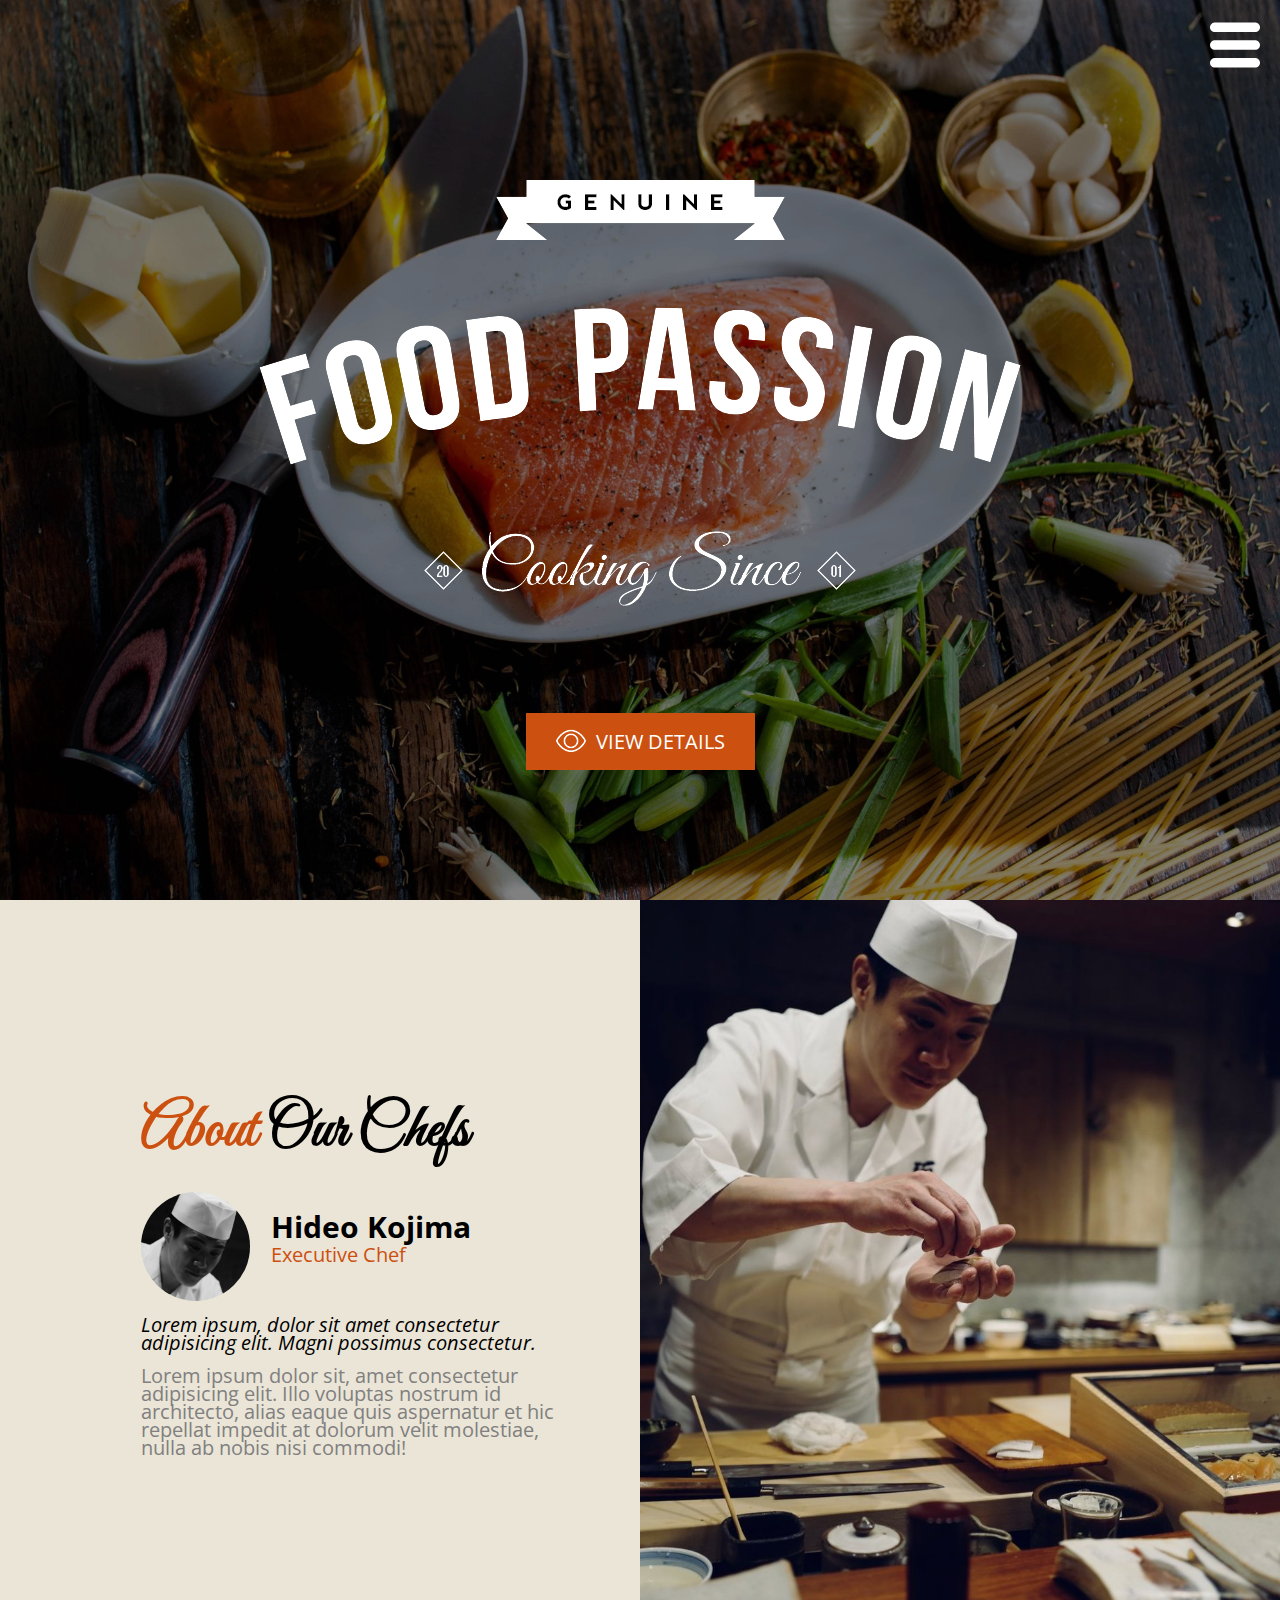
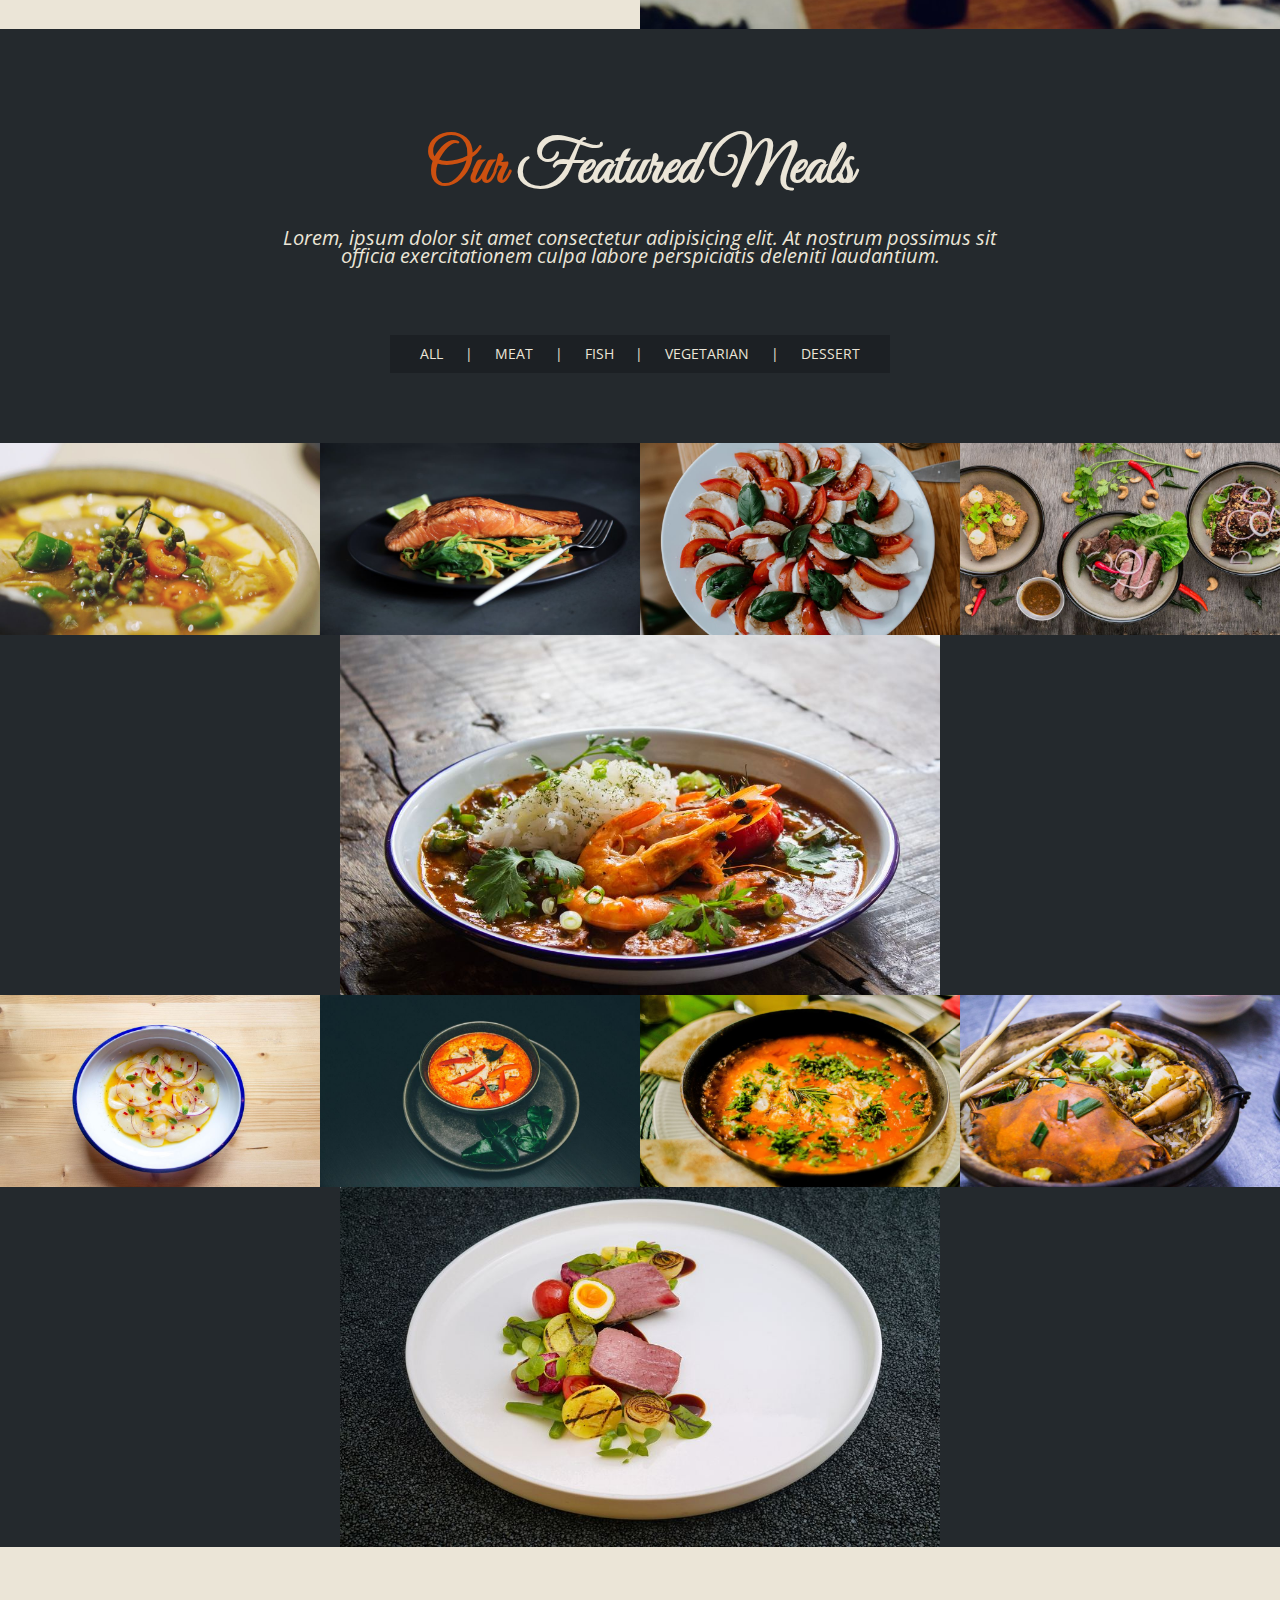
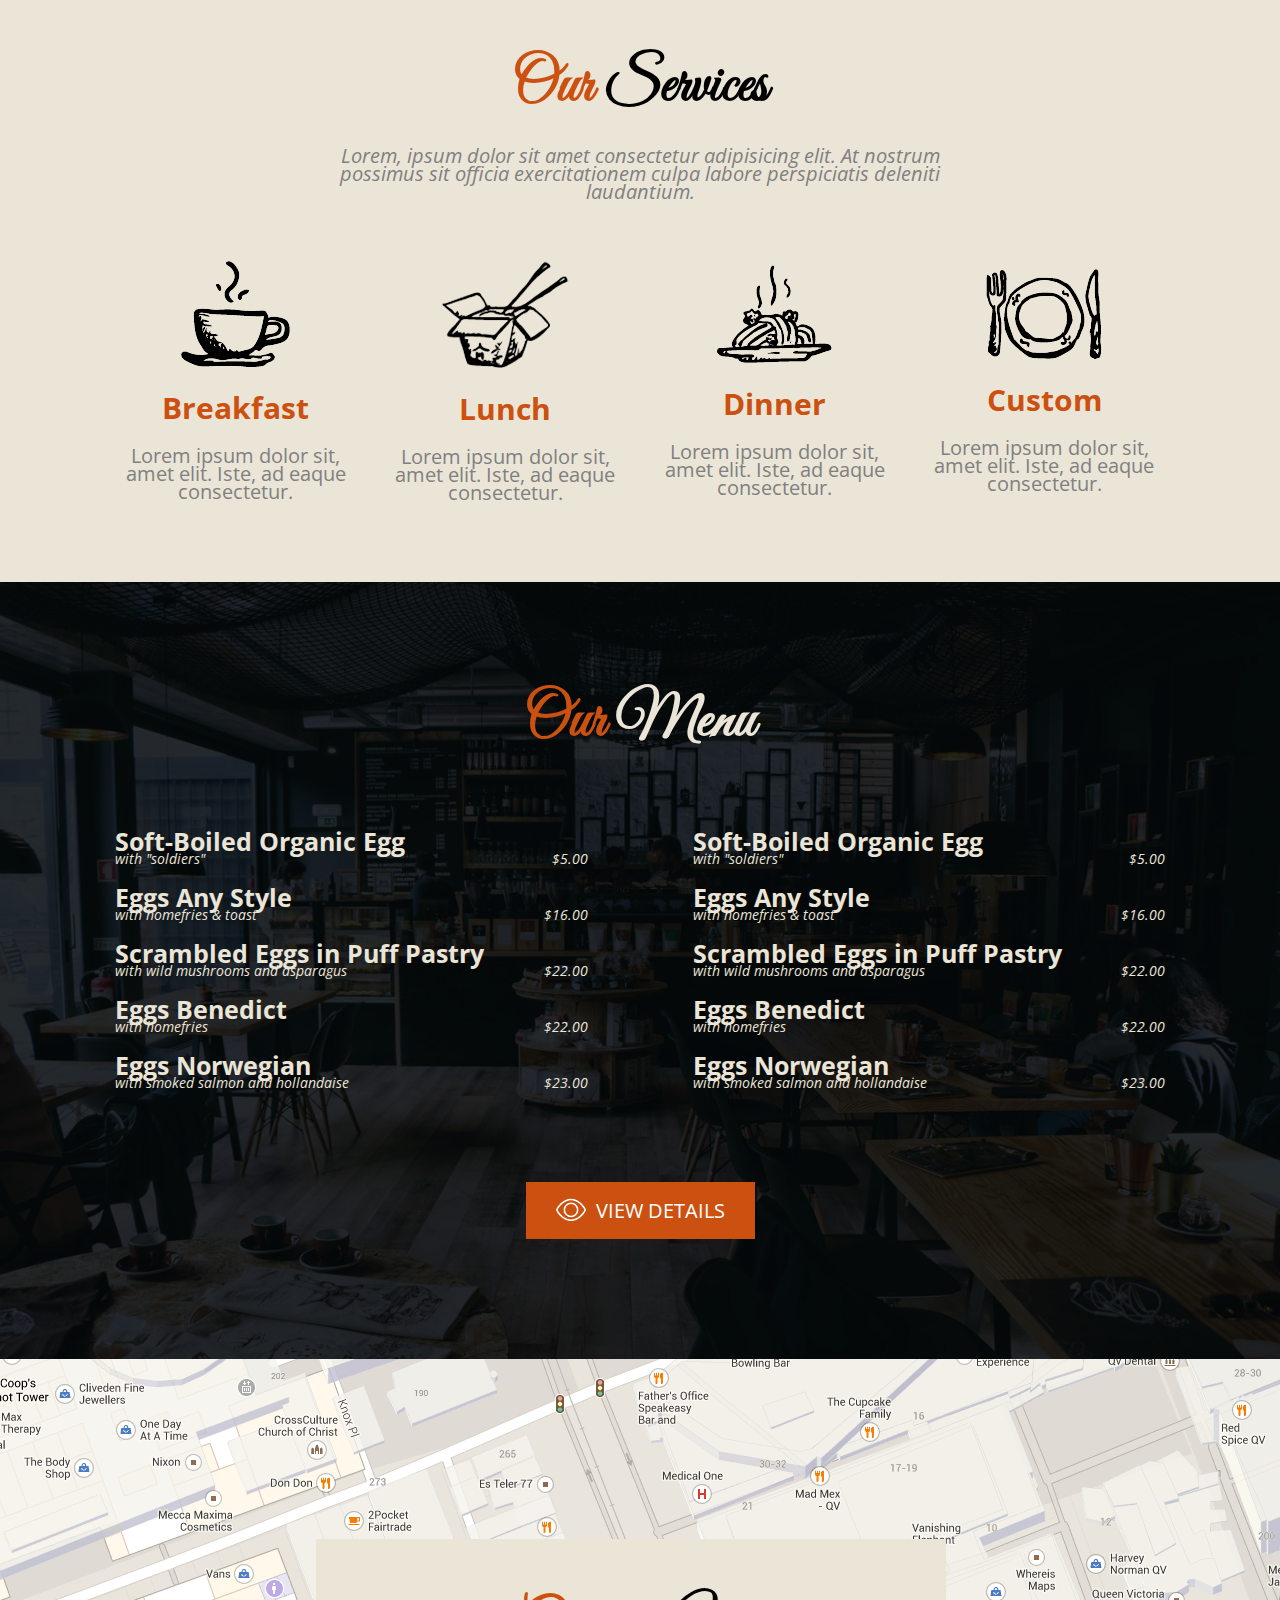
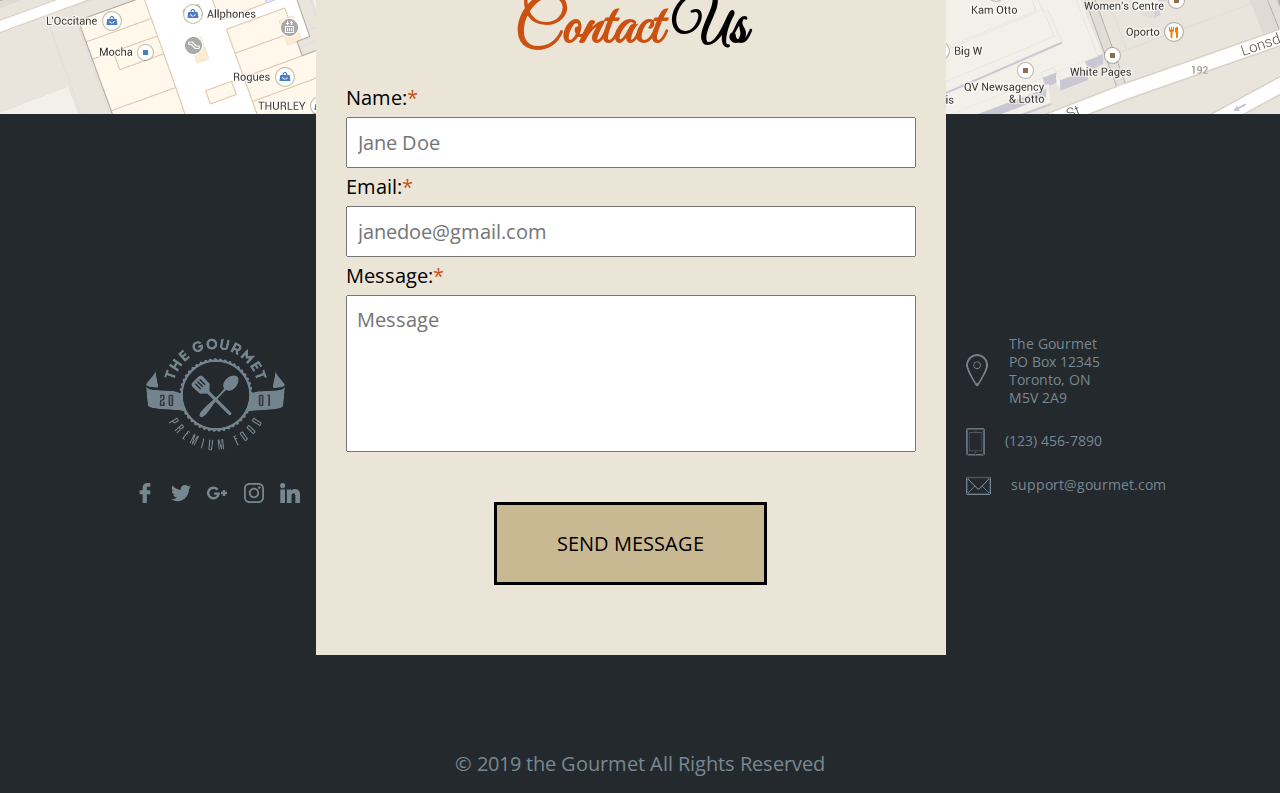
<file: index.html>
<!DOCTYPE html>
<html lang="en">
	<head>
		<meta charset="UTF-8" />
		<meta name="viewport" content="width=device-width, initial-scale=1.0" />
		<meta http-equiv="X-UA-Compatible" content="ie=edge" />
		<title>Food Passion Restaurant</title>
		<link href="https://fonts.googleapis.com/css?family=Great+Vibes|Open+Sans&display=swap" rel="stylesheet" />
		<link rel="stylesheet" href="./styles/style.css" />
	</head>
	<div class="outerWrapper">
		<body>
			<header>
				<nav>
					<!-- Hamburger menu that toggles on when screen is below 100px -->
					<label for="nav__hamburger">
						<img
							class=""
							src="./assets/menu-button-of-three-horizontal-lines.svg"
							alt="Hamburger menu icon"
						/>
					</label>
					<input type="checkbox" class="nav__hamburger" id="nav__hamburger" name="nav__hamburger" />

					<div class="nav__bar flex-container-column">
						<div>
							<img src="./assets/logo.png" alt="The Gourmet Logo" />
						</div>
						<ul class="flex-container-column">
							<li>
								<a href="#">
									<img
										class="svgIcon"
										src="./assets/right-thin-chevron.svg"
										alt="Chevron pointing to section name"
									/>
									Home</a
								>
							</li>
							<li>
								<a href="#about">
									<img
										class="svgIcon"
										src="./assets/right-thin-chevron.svg"
										alt="Chevron pointing to section name"
									/>
									About</a
								>
							</li>
							<li>
								<a href="#featured">
									<img
										class="svgIcon"
										src="./assets/right-thin-chevron.svg"
										alt="Chevron pointing to section name"
									/>
									Featured</a
								>
							</li>
							<li>
								<a href="#services">
									<img
										class="svgIcon"
										src="./assets/right-thin-chevron.svg"
										alt="Chevron pointing to section name"
									/>
									Services</a
								>
							</li>
							<li>
								<a href="#menu">
									<img
										class="svgIcon"
										src="./assets/right-thin-chevron.svg"
										alt="Chevron pointing to section name"
									/>
									Menu</a
								>
							</li>
							<li>
								<a href="#contact">
									<img
										class="svgIcon"
										src="./assets/right-thin-chevron.svg"
										alt="Chevron pointing to section name"
									/>
									Contact</a
								>
							</li>
						</ul>
						<div class="flex-container-row">
							<a href="http://www.facebook.com">
								<img class="svgIcon logoIcon" src="./assets/facebook-logo.svg" alt="Facebook logo icon"
							/></a>
							<a href="http://www.twitter.com">
								<img class="svgIcon logoIcon" src="./assets/twitter.svg" alt="Twitter logo icon"
							/></a>
							<a href="http://www.google.com">
								<img class="svgIcon logoIcon" src="./assets/google-plus.svg" alt="Google plus logo icon"
							/></a>
						</div>
						<p>© 2019 The Gourmet</p>
					</div>
				</nav>

				<!-- Main Header Content -- Design files came with images for header text *shrug* -->
				<div class="header__content flex-container-column">
					<div>
						<img src="./assets/genuine.png" alt="Genuine" />
					</div>
					<div>
						<img src="./assets/foodpassion.png" alt="Food Passion" />
					</div>
					<div>
						<img src="./assets/cookingsince.png" alt="Cooking Since 2001" />
					</div>
					<button>
						<a href="#about" class="flex-container-row">
							<img src="./assets/eye.png" alt="eye" />
							<p>View Details</p>
						</a>
					</button>
				</div>
			</header>

			<section id="about" class="about">
				<div class="flex-container-row">
					<div class="about__content">
						<h2><span class="orangeText">About</span> Our Chefs</h2>
						<div class="flex-container-row">
							<div class="chefPic">
								<img class="headshot" src="./assets/chefZoom.jpg" alt="Headshot of chef Hideo Kojima" />
							</div>
							<div class="chefTxt">
								<h3>Hideo Kojima</h3>
								<p class="orangeText">Executive Chef</p>
							</div>
						</div>
						<p class="italic">
							Lorem ipsum, dolor sit amet consectetur adipisicing elit. Magni possimus consectetur.
						</p>
						<p>
							Lorem ipsum dolor sit, amet consectetur adipisicing elit. Illo voluptas nostrum id
							architecto, alias eaque quis aspernatur et hic repellat impedit at dolorum velit molestiae,
							nulla ab nobis nisi commodi!
						</p>
					</div>
					<div class="about__rightImg">
						<img src="./assets/rsz_chefpic.jpg" alt="Chef Hideo Kojima making a tasty meal." />
					</div>
				</div>
			</section>

			<section id="featured" class="featured">
				<div class="featured__content">
					<h2><span class="orangeText">Our</span> Featured Meals</h2>
					<p class="sectionDescription">
						Lorem, ipsum dolor sit amet consectetur adipisicing elit. At nostrum possimus sit officia
						exercitationem culpa labore perspiciatis deleniti laudantium.
					</p>
					<nav>
						<ul class="flex-container-row">
							<li><a href="">All</a></li>
							<li class="menuSeparator">|</li>
							<li><a href="">Meat</a></li>
							<li class="menuSeparator">|</li>
							<li><a href="">Fish</a></li>
							<li class="menuSeparator">|</li>
							<li><a href="">Vegetarian</a></li>
							<li class="menuSeparator">|</li>
							<li><a href="">Dessert</a></li>
						</ul>
					</nav>
				</div>

				<div class="featured__gallery">
					<div class="featured__gallery-galleryItem">
						<img src="./assets/gallery1.jpg" alt="Fish Soup with a tomato and pea garnish" />
						<div class="featured__gallery-galleryItemDescription">
							<h4>Fish Soup</h4>
							<p>Check out this tasty meal</p>
						</div>
					</div>
					<div class="featured__gallery-galleryItem">
						<img src="./assets/gallery2.jpg" alt="Salmon fillet on a bed of vegetables" />
						<div class="featured__gallery-galleryItemDescription">
							<h4>Salmon on Veggies</h4>
							<p>Check out this tasty meal</p>
						</div>
					</div>
					<div class="featured__gallery-galleryItem">
						<img src="./assets/gallery3.jpg" alt="Caprese Salad" />
						<div class="featured__gallery-galleryItemDescription">
							<h4>Caprese Salad</h4>
							<p>Check out this tasty meal</p>
						</div>
					</div>
					<div class="featured__gallery-galleryItem">
						<img src="./assets/gallery4.jpg" alt="Wagyu Beef" />
						<div class="featured__gallery-galleryItemDescription">
							<h4>Wagyu Beef</h4>
							<p>Check out this tasty meal</p>
						</div>
					</div>
					<div class="featured__gallery-galleryItem">
						<img src="./assets/gallery5.jpg" alt="Shrimp soup with a pile of rice" />
						<div class="featured__gallery-galleryItemDescription">
							<h4>Shrimp Scampi</h4>
							<p>Check out this tasty meal</p>
						</div>
					</div>
				</div>
				<div class="featured__gallery">
					<div class="featured__gallery-galleryItem">
						<img src="./assets/gallery6.jpg" alt="Bowl of pork dumplings" />
						<div class="featured__gallery-galleryItemDescription">
							<h4>Pork Dumplings</h4>
							<p>Check out this tasty meal</p>
						</div>
					</div>
					<div class="featured__gallery-galleryItem">
						<img src="./assets/gallery7.jpg" alt="A red soup with hot peppers" />
						<div class="featured__gallery-galleryItemDescription">
							<h4>Hot Pepper Curry</h4>
							<p>Check out this tasty meal</p>
						</div>
					</div>
					<div class="featured__gallery-galleryItem">
						<img src="./assets/gallery8.jpg" alt="A lentil soup with an herb garnish" />
						<div class="featured__gallery-galleryItemDescription">
							<h4>Spicy Lentils</h4>
							<p>Check out this tasty meal</p>
						</div>
					</div>
					<div class="featured__gallery-galleryItem">
						<img src="./assets/gallery9.jpg" alt="A soup with a full crab in it" />
						<div class="featured__gallery-galleryItemDescription">
							<h4>Crab Soup</h4>
							<p>Check out this tasty meal</p>
						</div>
					</div>
					<div class="featured__gallery-galleryItem">
						<img src="./assets/gallery10.jpg" alt="A plate of rannged vegetables with meat and an egg" />
						<div class="featured__gallery-galleryItemDescription">
							<h4>Chef Special</h4>
							<p>Check out this tasty meal</p>
						</div>
					</div>
				</div>
			</section>

			<section id="services" class="services">
				<div class="wrapper">
					<h2><span class="orangeText">Our</span> Services</h2>
					<p class="sectionDescription">
						Lorem, ipsum dolor sit amet consectetur adipisicing elit. At nostrum possimus sit officia
						exercitationem culpa labore perspiciatis deleniti laudantium.
					</p>

					<div class="flex-container-row">
						<div class="services__item">
							<img src="./assets/coffee.png" alt="Coffee Cup Icon" />
							<h3 class="orangeText">Breakfast</h3>
							<p>Lorem ipsum dolor sit, amet elit. Iste, ad eaque consectetur.</p>
						</div>
						<div class="services__item">
							<img src="./assets/chinesefood.png" alt="Chinese food take-out box" />
							<h3 class="orangeText">Lunch</h3>
							<p>Lorem ipsum dolor sit, amet elit. Iste, ad eaque consectetur.</p>
						</div>
						<div class="services__item">
							<img src="./assets/pasta.png" alt="A plate of steaming pasta" />
							<h3 class="orangeText">Dinner</h3>
							<p>Lorem ipsum dolor sit, amet elit. Iste, ad eaque consectetur.</p>
						</div>
						<div class="services__item">
							<img src="./assets/plate.png" alt="An empty plate with fork and knife" />
							<h3 class="orangeText">Custom</h3>
							<p>Lorem ipsum dolor sit, amet elit. Iste, ad eaque consectetur.</p>
						</div>
					</div>
				</div>
			</section>

			<section id="menu" class="menu">
				<div class="wrapper">
					<h2><span class="orangeText">Our</span> Menu</h2>
					<div class="flex-container-row menu__gallery">
						<div class="flex-container-column">
							<div class="menu__gallery-item">
								<h4>Soft-Boiled Organic Egg</h4>
								<div class="flex-container-row">
									<p>with "soldiers"</p>
									<p>$5.00</p>
								</div>
							</div>
							<div class="menu__gallery-item">
								<h4>Eggs Any Style</h4>
								<div class="flex-container-row">
									<p>with homefries & toast</p>
									<p>$16.00</p>
								</div>
							</div>
							<div class="menu__gallery-item">
								<h4>Scrambled Eggs in Puff Pastry</h4>
								<div class="flex-container-row">
									<p>with wild mushrooms and asparagus</p>
									<p>$22.00</p>
								</div>
							</div>
							<div class="menu__gallery-item">
								<h4>Eggs Benedict</h4>
								<div class="flex-container-row">
									<p>with homefries</p>
									<p>$22.00</p>
								</div>
							</div>
							<div class="menu__gallery-item">
								<h4>Eggs Norwegian</h4>
								<div class="flex-container-row">
									<p>with smoked salmon and hollandaise</p>
									<p>$23.00</p>
								</div>
							</div>
						</div>
						<div class="flex-container-column">
							<div class="menu__gallery-item">
								<h4>Soft-Boiled Organic Egg</h4>
								<div class="flex-container-row">
									<p>with "soldiers"</p>
									<p>$5.00</p>
								</div>
							</div>
							<div class="menu__gallery-item">
								<h4>Eggs Any Style</h4>
								<div class="flex-container-row">
									<p>with homefries & toast</p>
									<p>$16.00</p>
								</div>
							</div>
							<div class="menu__gallery-item">
								<h4>Scrambled Eggs in Puff Pastry</h4>
								<div class="flex-container-row">
									<p>with wild mushrooms and asparagus</p>
									<p>$22.00</p>
								</div>
							</div>
							<div class="menu__gallery-item">
								<h4>Eggs Benedict</h4>
								<div class="flex-container-row">
									<p>with homefries</p>
									<p>$22.00</p>
								</div>
							</div>
							<div class="menu__gallery-item">
								<h4>Eggs Norwegian</h4>
								<div class="flex-container-row">
									<p>with smoked salmon and hollandaise</p>
									<p>$23.00</p>
								</div>
							</div>
						</div>
					</div>

					<a href="#">
						<button class="flex-container-row">
							<img src="./assets/eye.png" alt="eye" />
							<p>
								View Details
							</p>
						</button>
					</a>
				</div>
			</section>

			<section id="contact" class="contact">
				<div class="wrapper">
					<div class="flex-container-row contact__container">
						<div class="contact__sideBar">
							<img src="./assets/logo2.png" alt="The Gourmet Logo" />
							<div class="flex-container-row contact__sideBar-icons">
								<a href="http://www.facebook.com">
									<img
										class="svgIcon logoIcon"
										src="./assets/facebook-logo.svg"
										alt="Facebook logo icon"
								/></a>
								<a href="http://www.twitter.com">
									<img class="svgIcon logoIcon" src="./assets/twitter.svg" alt="Twitter logo icon"
								/></a>
								<a href="http://www.google.com">
									<img
										class="svgIcon logoIcon"
										src="./assets/google-plus.svg"
										alt="Google plus logo icon"
								/></a>
								<a href="http://www.instagram.com">
									<img
										class="svgIcon logoIcon"
										src="./assets/instagram-logo.svg"
										alt="Instagram logo icon"
								/></a>
								<a href="http://www.linkedin.com">
									<img class="svgIcon logoIcon" src="./assets/linkedin.svg" alt="Linkedin logo icon"
								/></a>
							</div>
						</div>
						<form action="" class="flex-container-column">
							<h2><span class="orangeText">Contact</span> Us</h2>

							<label for="name">Name:<span class="orangeText">*</span></label>
							<input
								class="contact__input"
								type="text"
								id="name"
								name="contactFormName"
								placeholder="Jane Doe"
								required
							/>

							<label for="email">Email:<span class="orangeText">*</span></label>
							<input
								class="contact__input"
								type="email"
								id="email"
								name="contactFormEmail"
								placeholder="janedoe@gmail.com"
								required
							/>

							<label for="message">Message:<span class="orangeText">*</span></label>
							<textarea
								class="contact__input"
								name="contactFormMessage"
								id="message"
								placeholder="Message"
								rows="5"
								required
							></textarea>

							<button>Send Message</button>
						</form>
						<div class="contact__sideBar contact__infoContainer">
							<div class="contact__info">
								<img class="contact__info-item" src="./assets/locationicon.png" alt="Address" />
								<div class="contact__info-item">
									<p>The Gourmet</p>
									<p>PO Box 12345</p>
									<p>Toronto, ON</p>
									<p>M5V 2A9</p>
								</div>
							</div>
							<div class="contact__info">
								<img class="contact__info-item" src="./assets/mobile.png" alt="Phone Number" />
								<p class="contact__info-item">(123) 456-7890</p>
							</div>
							<div class="contact__info">
								<img class="contact__info-item" src="./assets/mail.png" alt="Email" />
								<p class="contact__info-item">support@gourmet.com</p>
							</div>
						</div>
					</div>
				</div>
			</section>

			<footer>
				<p>© 2019 the Gourmet All Rights Reserved</p>
			</footer>
		</body>
	</div>
</html>
</file>
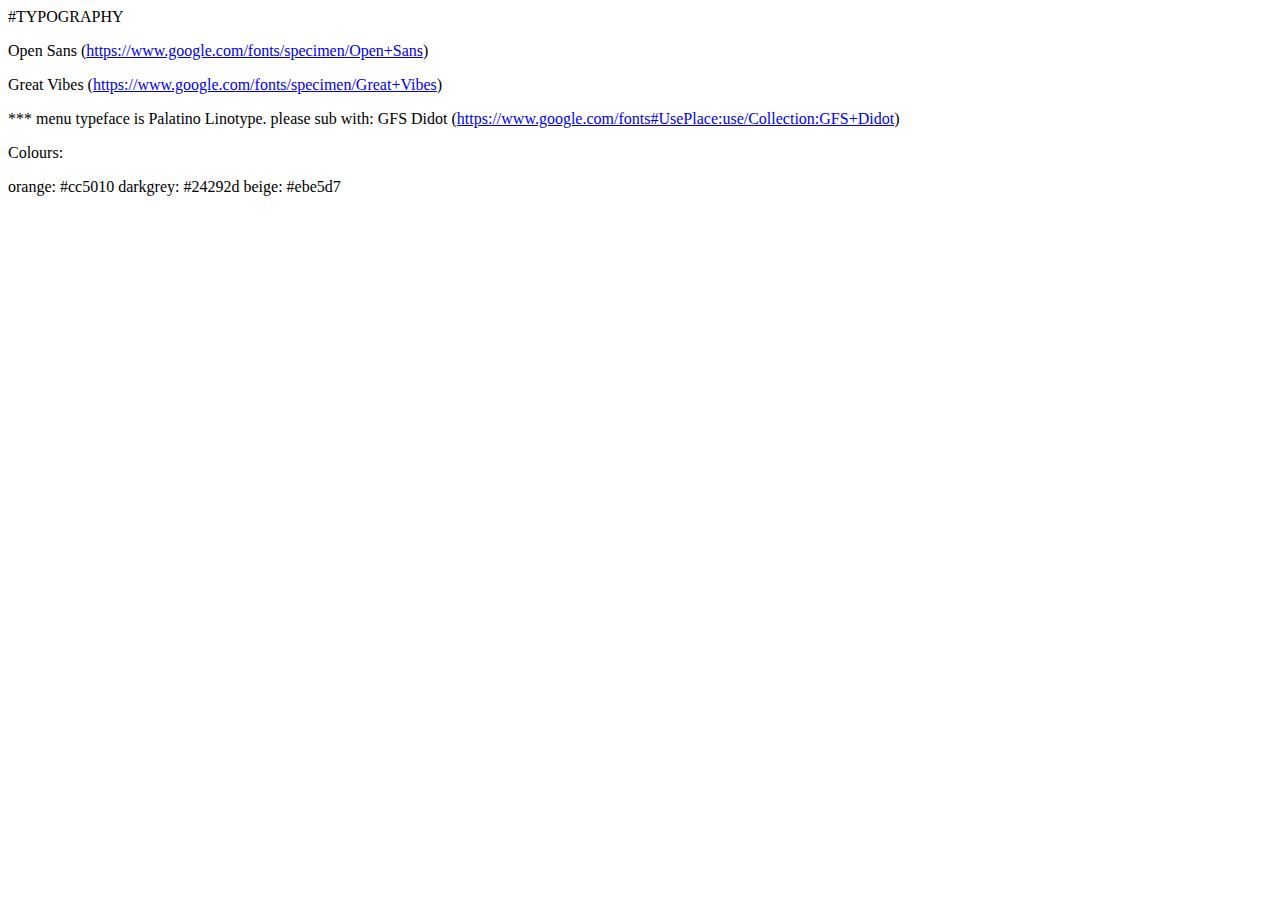
<file: helper.html>
<html>
      <head>
        <meta charset="UTF-8">
        <title>helper.md</title>
      </head>
      <body>
        <p>#TYPOGRAPHY</p>
<p>Open Sans (<a href="https://www.google.com/fonts/specimen/Open+Sans">https://www.google.com/fonts/specimen/Open+Sans</a>)</p>
<p>Great Vibes (<a href="https://www.google.com/fonts/specimen/Great+Vibes">https://www.google.com/fonts/specimen/Great+Vibes</a>)</p>
<p>*** menu typeface is Palatino Linotype. please sub with:
GFS Didot (<a href="https://www.google.com/fonts#UsePlace:use/Collection:GFS+Didot">https://www.google.com/fonts#UsePlace:use/Collection:GFS+Didot</a>)</p>
<p>Colours: </p>
<p>orange: #cc5010
darkgrey: #24292d
beige: #ebe5d7</p>

      </body>
    </html>
</file>
<file: styles/style.css>
article, aside, details, figcaption, figure, footer, header, hgroup, nav, section, summary {
  display: block;
}

audio, canvas, video {
  display: inline-block;
}

audio:not([controls]) {
  display: none;
  height: 0;
}

[hidden] {
  display: none;
}

html {
  font-family: sans-serif;
  -webkit-text-size-adjust: 100%;
  -ms-text-size-adjust: 100%;
}

a:focus {
  outline: thin dotted;
}

a:active, a:hover {
  outline: 0;
}

h1 {
  font-size: 2em;
}

abbr[title] {
  border-bottom: 1px dotted;
}

b, strong {
  font-weight: 700;
}

dfn {
  font-style: italic;
}

mark {
  background: #ff0;
  color: #000;
}

code, kbd, pre, samp {
  font-family: monospace, serif;
  font-size: 1em;
}

pre {
  white-space: pre-wrap;
  word-wrap: break-word;
}

q {
  quotes: \201C \201D \2018 \2019;
}

small {
  font-size: 80%;
}

sub, sup {
  font-size: 75%;
  line-height: 0;
  position: relative;
  vertical-align: baseline;
}

sup {
  top: -.5em;
}

sub {
  bottom: -.25em;
}

img {
  border: 0;
}

svg:not(:root) {
  overflow: hidden;
}

fieldset {
  border: 1px solid silver;
  margin: 0 2px;
  padding: .35em .625em .75em;
}

button, input, select, textarea {
  font-family: inherit;
  font-size: 100%;
  margin: 0;
}

button, input {
  line-height: normal;
}

button, html input[type=button], input[type=reset], input[type=submit] {
  -webkit-appearance: button;
  cursor: pointer;
}

button[disabled], input[disabled] {
  cursor: default;
}

input[type=checkbox], input[type=radio] {
  -webkit-box-sizing: border-box;
          box-sizing: border-box;
  padding: 0;
}

input[type=search] {
  -webkit-appearance: textfield;
  -webkit-box-sizing: content-box;
  box-sizing: content-box;
}

input[type=search]::-webkit-search-cancel-button, input[type=search]::-webkit-search-decoration {
  -webkit-appearance: none;
}

textarea {
  overflow: auto;
  vertical-align: top;
}

table {
  border-collapse: collapse;
  border-spacing: 0;
}

body, figure {
  margin: 0;
}

legend, button::-moz-focus-inner, input::-moz-focus-inner {
  border: 0;
  padding: 0;
}

.clearfix:after {
  visibility: hidden;
  display: block;
  font-size: 0;
  content: '';
  clear: both;
  height: 0;
}

* {
  -webkit-box-sizing: border-box;
  box-sizing: border-box;
}

.visuallyHidden:not(:focus):not(:active) {
  position: absolute;
  width: 1px;
  height: 1px;
  margin: -1px;
  border: 0;
  padding: 0;
  white-space: nowrap;
  -webkit-clip-path: inset(100%);
          clip-path: inset(100%);
  clip: rect(0 0 0);
  overflow: hidden;
}

h1,
h2,
h3,
h4,
p,
a,
ul,
li,
nav {
  margin: 0;
  padding: 0;
  text-decoration: none;
  list-style: none;
}

html {
  font-size: 62.5%;
  line-height: 1.8rem;
  scroll-behavior: smooth;
}

.outerWrapper {
  max-width: 1800px;
  margin: 0 auto;
}

.wrapper {
  max-width: 1080px;
  padding: 0px 15px;
  margin: 0 auto;
}

img {
  max-width: 100%;
}

body {
  font-family: "Open Sans", sans-serif;
  font-size: 2rem;
}

h2 {
  font-family: "Great Vibes", cursive;
  font-size: 6rem;
  line-height: 6rem;
  padding: 3rem 0px;
}

h3 {
  font-size: 3rem;
}

h4 {
  font-size: 2.5rem;
}

p {
  color: grey;
}

.contact__info,
.featured ul,
.menu__gallery-item p {
  font-size: 1.4rem;
}

.svgIcon {
  -webkit-filter: invert(54%) sepia(13%) saturate(391%) hue-rotate(158deg) brightness(94%) contrast(91%);
          filter: invert(54%) sepia(13%) saturate(391%) hue-rotate(158deg) brightness(94%) contrast(91%);
  width: 15px;
}

.logoIcon {
  width: 20px;
  margin: 0px 10px;
}

.orangeText {
  color: #cc5010;
}

.flex-container-row {
  display: -webkit-box;
  display: -ms-flexbox;
  display: flex;
  -webkit-box-orient: horizontal;
  -webkit-box-direction: normal;
      -ms-flex-direction: row;
          flex-direction: row;
  -webkit-box-pack: justify;
      -ms-flex-pack: justify;
          justify-content: space-between;
  -webkit-box-align: center;
      -ms-flex-align: center;
          align-items: center;
}

.flex-container-column {
  display: -webkit-box;
  display: -ms-flexbox;
  display: flex;
  -webkit-box-orient: vertical;
  -webkit-box-direction: normal;
      -ms-flex-direction: column;
          flex-direction: column;
  -webkit-box-pack: justify;
      -ms-flex-pack: justify;
          justify-content: space-between;
  -webkit-box-align: center;
      -ms-flex-align: center;
          align-items: center;
}

.sectionDescription {
  max-width: 60%;
  margin: 0 auto;
  font-style: italic;
}

button {
  background-color: #cc5010;
  border: none;
  text-transform: uppercase;
  padding: 15px 30px;
  margin: 40px auto;
  -webkit-transition: 0.3s all;
  transition: 0.3s all;
}

button p {
  padding-left: 10px;
  color: white;
}

button:hover {
  background-color: #9d3d0c;
}

a:hover {
  color: #cc5010;
  -webkit-transition: 0.3s all;
  transition: 0.3s all;
}

a:hover .svgIcon {
  -webkit-filter: invert(34%) sepia(78%) saturate(5131%) hue-rotate(19deg) brightness(100%) contrast(87%);
          filter: invert(34%) sepia(78%) saturate(5131%) hue-rotate(19deg) brightness(100%) contrast(87%);
}

.featured,
.services,
.menu,
.contact {
  text-align: center;
  padding: 80px 0px;
}

@media (max-width: 1000px) {
  .sectionDescription {
    max-width: 80%;
  }
}

@media (max-width: 800px) {
  .sectionDescription {
    max-width: 100%;
  }
}

header {
  background-image: url(../assets/headerImage.jpg);
  background-color: grey;
  background-blend-mode: multiply;
  background-repeat: no-repeat;
  background-position: 50% 30%;
  background-size: cover;
  height: 100vh;
  padding: 0px 15px;
  position: relative;
}

header nav {
  height: 100vh;
  position: fixed;
  top: 0;
  left: 0;
  z-index: 999;
}

header nav input[type='checkbox'] {
  display: none;
}

header nav label[for='nav__hamburger'] {
  width: 50px;
  position: fixed;
  top: 20px;
  right: -200px;
  -webkit-filter: invert(100%) sepia(96%) saturate(17%) hue-rotate(278deg) brightness(103%) contrast(107%);
          filter: invert(100%) sepia(96%) saturate(17%) hue-rotate(278deg) brightness(103%) contrast(107%);
  -webkit-transition: all 0.2s;
  transition: all 0.2s;
}

header nav label[for='nav__hamburger']:hover {
  cursor: pointer;
  -webkit-filter: invert(34%) sepia(78%) saturate(5131%) hue-rotate(19deg) brightness(100%) contrast(87%);
          filter: invert(34%) sepia(78%) saturate(5131%) hue-rotate(19deg) brightness(100%) contrast(87%);
}

header nav .nav__bar {
  background: rgba(0, 0, 0, 0.8);
  max-width: 10%;
  min-width: 120px;
  height: 100%;
  padding: 40px 10px;
  position: fixed;
  -webkit-transition: all 0.5s;
  transition: all 0.5s;
}

header nav .nav__bar .flex-container-column {
  -webkit-box-align: start;
      -ms-flex-align: start;
          align-items: flex-start;
}

header nav .nav__bar ul {
  height: 250px;
}

header nav .nav__bar a,
header nav .nav__bar p {
  color: #778892;
  text-align: center;
}

header nav .nav__bar a:hover {
  color: white;
}

header .header__content {
  height: 90%;
  padding-top: 20vh;
}

@media (max-width: 1300px) {
  header .nav__bar {
    left: -500px;
  }
  header input[type='checkbox']:checked + .nav__bar {
    max-width: 100%;
    left: 0;
  }
  header nav label[for='nav__hamburger'] {
    right: 20px;
  }
}

.about {
  background-color: #ebe5d7;
}

.about img {
  display: block;
}

.about__rightImg, .about__content {
  -webkit-box-flex: 1;
      -ms-flex: 1 0 50%;
          flex: 1 0 50%;
}

.about__content {
  padding: 50px 5% 50px 11%;
}

.about__content .orangeText {
  padding: 10px 0px;
}

.about__content .chefPic {
  -webkit-box-flex: 1;
      -ms-flex: 1 0 auto;
          flex: 1 0 auto;
  max-width: 25%;
  -webkit-filter: grayscale(1);
          filter: grayscale(1);
}

.about__content .headshot {
  border-radius: 100%;
}

.about__content .chefTxt {
  -webkit-box-flex: 1;
      -ms-flex: 1 0 auto;
          flex: 1 0 auto;
  max-width: 70%;
}

.about__content .italic {
  font-style: italic;
  padding: 15px 0px;
  color: black;
}

@media (max-width: 1100px) {
  .about__rightImg {
    display: none;
  }
}

@media (max-width: 600px) {
  .about__content {
    padding: 50px 15px;
  }
}

.featured {
  background: #24292d;
  padding-bottom: 0;
}

.featured__content {
  padding: 0px 15px;
}

.featured img {
  display: block;
  margin: 0 auto;
}

.featured h2,
.featured p,
.featured a,
.featured li {
  color: #ebe5d7;
}

.featured a:hover {
  color: #cc5010;
}

.featured ul {
  background: rgba(0, 0, 0, 0.2);
  text-transform: uppercase;
  max-width: 40%;
  margin: 70px auto;
  padding: 10px 30px;
}

.featured__gallery {
  display: -webkit-box;
  display: -ms-flexbox;
  display: flex;
  -webkit-box-orient: horizontal;
  -webkit-box-direction: normal;
      -ms-flex-direction: row;
          flex-direction: row;
  -webkit-box-pack: justify;
      -ms-flex-pack: justify;
          justify-content: space-between;
  -webkit-box-align: center;
      -ms-flex-align: center;
          align-items: center;
  -webkit-box-pack: center;
      -ms-flex-pack: center;
          justify-content: center;
  -ms-flex-wrap: wrap;
      flex-wrap: wrap;
}

.featured__gallery h4 {
  color: white;
}

.featured__gallery p {
  color: #cc5010;
}

.featured__gallery-galleryItem {
  -webkit-box-flex: 1;
      -ms-flex: 1 0 275px;
          flex: 1 0 275px;
  max-width: 600px;
  position: relative;
}

.featured__gallery-galleryItem:hover .featured__gallery-galleryItemDescription {
  display: block;
}

.featured__gallery-galleryItemDescription {
  background: rgba(0, 0, 0, 0.7);
  width: 100%;
  height: 100%;
  padding: 20% 0px;
  position: absolute;
  top: 0;
  right: 0;
  display: none;
}

@media (max-width: 1000px) {
  .featured nav ul {
    max-width: 60%;
  }
}

@media (max-width: 800px) {
  .featured nav ul {
    max-width: 80%;
  }
}

@media (max-width: 600px) {
  .featured nav ul {
    max-width: 95%;
  }
}

.services {
  background: #ebe5d7;
}

.services .flex-container-row {
  padding-top: 60px;
}

.services__item {
  max-width: 23%;
}

.services__item h3 {
  padding: 30px 0px;
}

@media (max-width: 1000px) {
  .services .flex-container-row {
    -ms-flex-wrap: wrap;
        flex-wrap: wrap;
  }
  .services__item {
    max-width: 44%;
  }
}

@media (max-width: 800px) {
  .services .flex-container-row {
    -webkit-box-orient: vertical;
    -webkit-box-direction: normal;
        -ms-flex-direction: column;
            flex-direction: column;
  }
  .services__item {
    max-width: 100%;
    padding: 20px 0px;
  }
}

.menu {
  background: url(../assets/restaurantPic.jpg);
  background-color: #24292d;
  background-blend-mode: multiply;
  background-repeat: no-repeat;
  background-position: center;
  background-size: cover;
  color: #ebe5d7;
}

.menu .flex-container-column {
  -webkit-box-align: start;
      -ms-flex-align: start;
          align-items: flex-start;
  text-align: left;
  padding: 40px 0px;
  -webkit-box-flex: 1;
      -ms-flex: 1 0 auto;
          flex: 1 0 auto;
  max-width: 45%;
}

.menu__gallery-item {
  width: 100%;
  padding: 10px 0px;
}

.menu__gallery-item p {
  color: #ebe5d7;
  font-style: italic;
}

@media (max-width: 800px) {
  .menu__gallery {
    -webkit-box-orient: vertical;
    -webkit-box-direction: normal;
        -ms-flex-direction: column;
            flex-direction: column;
    -webkit-box-align: normal;
        -ms-flex-align: normal;
            align-items: normal;
  }
  .menu__gallery .flex-container-column {
    max-width: 100%;
    padding: 0px;
  }
}

.contact {
  background-color: #24292d;
  background-image: url(../assets/map.png);
  background-repeat: no-repeat;
  background-position: 100% 0%;
}

.contact p {
  color: #778892;
}

.contact__container {
  padding-top: 100px;
  -webkit-box-align: end;
      -ms-flex-align: end;
          align-items: flex-end;
}

.contact__sideBar {
  padding: 0px 10px 150px 10px;
}

.contact__sideBar-icons {
  padding-top: 30px;
}

.contact form {
  -webkit-box-align: start;
      -ms-flex-align: start;
          align-items: flex-start;
  background-color: #ebe5d7;
  padding: 30px;
  -webkit-box-flex: 1;
      -ms-flex: 1 0 60%;
          flex: 1 0 60%;
}

.contact form h2 {
  -ms-flex-item-align: center;
      -ms-grid-row-align: center;
      align-self: center;
}

.contact form .contact__input {
  width: 100%;
  margin: 10px 0px;
  padding: 10px;
  resize: none;
}

.contact form button {
  background-color: #c9b993;
  border: 3px solid black;
  padding: 25px 60px;
  color: black;
}

.contact form button:hover {
  background: #cc5010;
}

.contact__info {
  display: -webkit-box;
  display: -ms-flexbox;
  display: flex;
  -webkit-box-orient: horizontal;
  -webkit-box-direction: normal;
      -ms-flex-direction: row;
          flex-direction: row;
  -webkit-box-pack: justify;
      -ms-flex-pack: justify;
          justify-content: space-between;
  -webkit-box-align: center;
      -ms-flex-align: center;
          align-items: center;
  -webkit-box-pack: start;
      -ms-flex-pack: start;
          justify-content: flex-start;
  text-align: left;
}

.contact__info-item {
  padding: 10px;
}

@media (max-width: 1000px) {
  .contact {
    background-image: none;
  }
  .contact__container {
    padding-top: 20px;
    -webkit-box-orient: vertical;
    -webkit-box-direction: normal;
        -ms-flex-direction: column;
            flex-direction: column;
    -webkit-box-align: center;
        -ms-flex-align: center;
            align-items: center;
  }
  .contact__container form {
    width: 100%;
  }
  .contact .contact__sideBar {
    padding-bottom: 20px;
  }
  .contact .contact__infoContainer {
    display: -webkit-box;
    display: -ms-flexbox;
    display: flex;
    -ms-flex-pack: distribute;
        justify-content: space-around;
    width: 100%;
    padding: 20px 0px;
  }
}

@media (max-width: 600px) {
  .contact__infoContainer {
    -webkit-box-orient: vertical;
    -webkit-box-direction: normal;
        -ms-flex-direction: column;
            flex-direction: column;
  }
  .contact__infoContainer .contact__info {
    -webkit-box-pack: center;
        -ms-flex-pack: center;
            justify-content: center;
  }
}

footer {
  background: #24292d;
  text-align: center;
  padding: 20px 0px;
}

footer p {
  color: #778892;
}
/*# sourceMappingURL=style.css.map */
</file>
